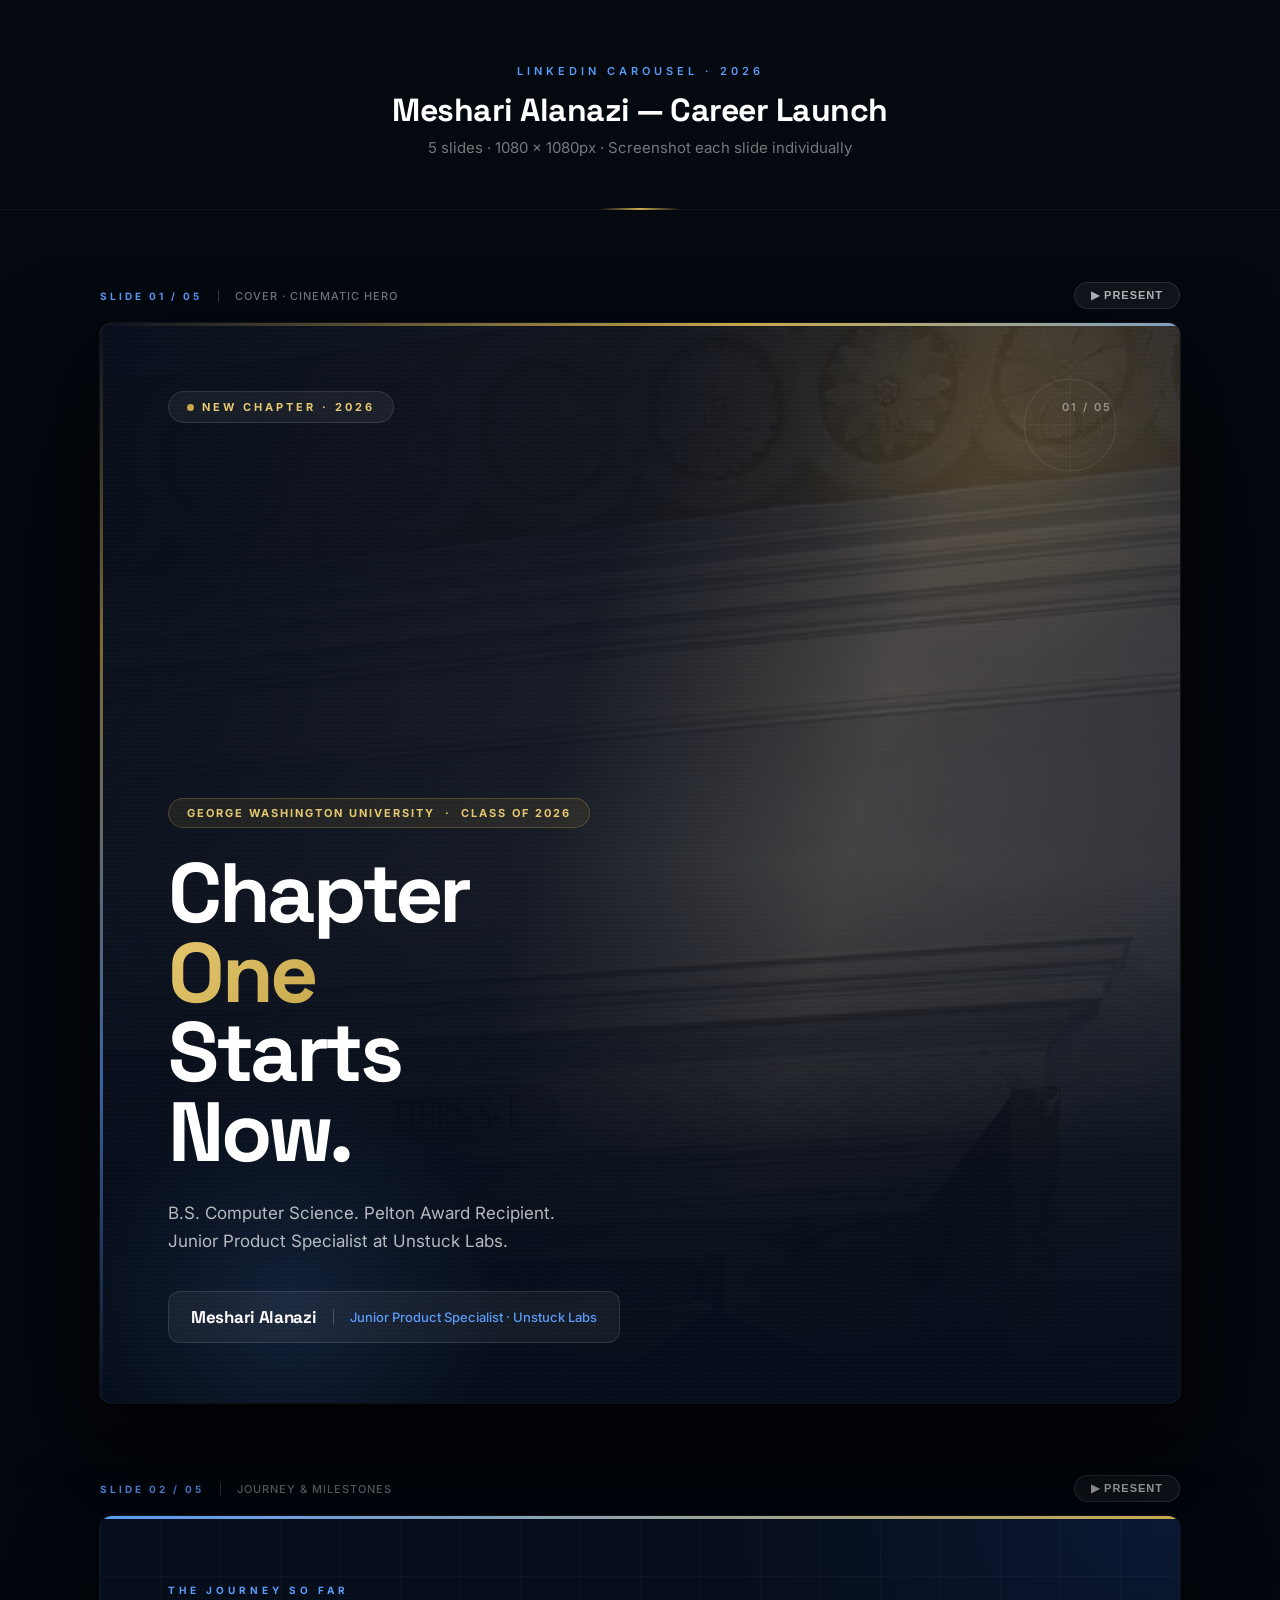
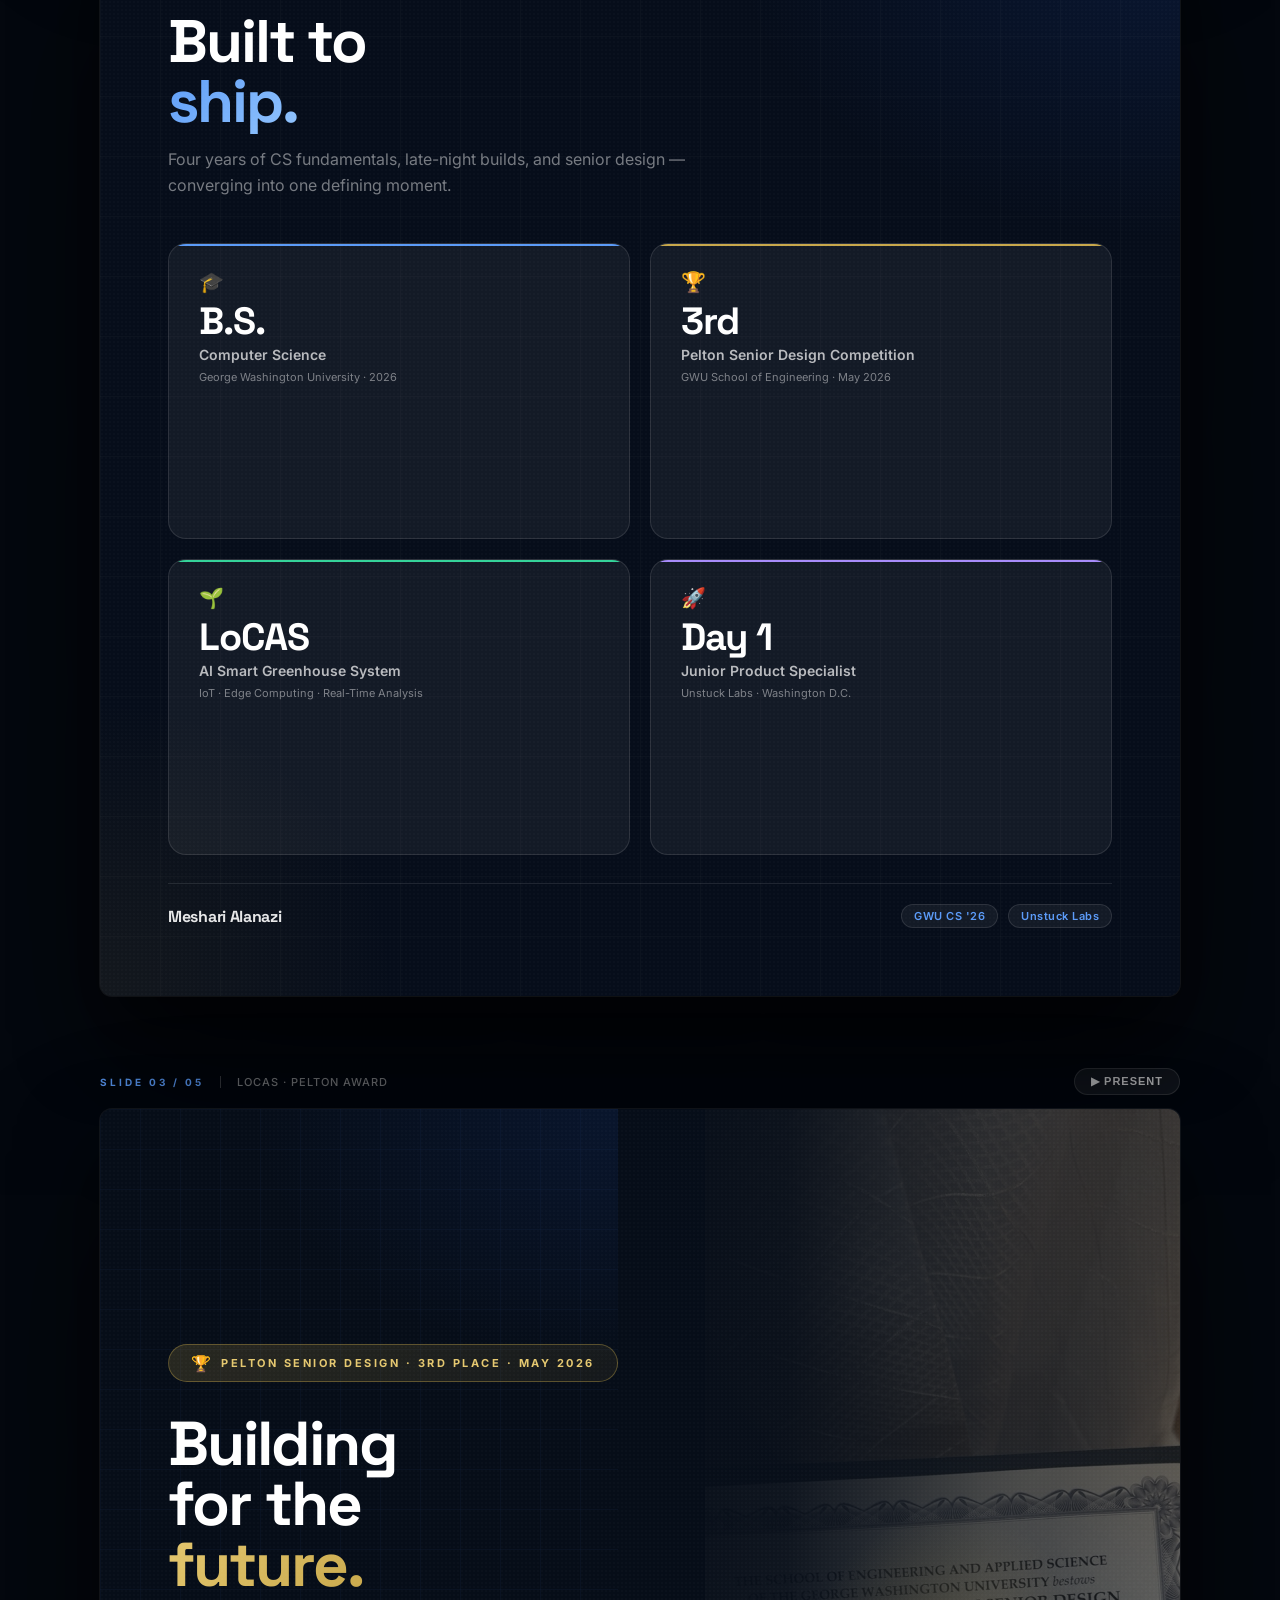
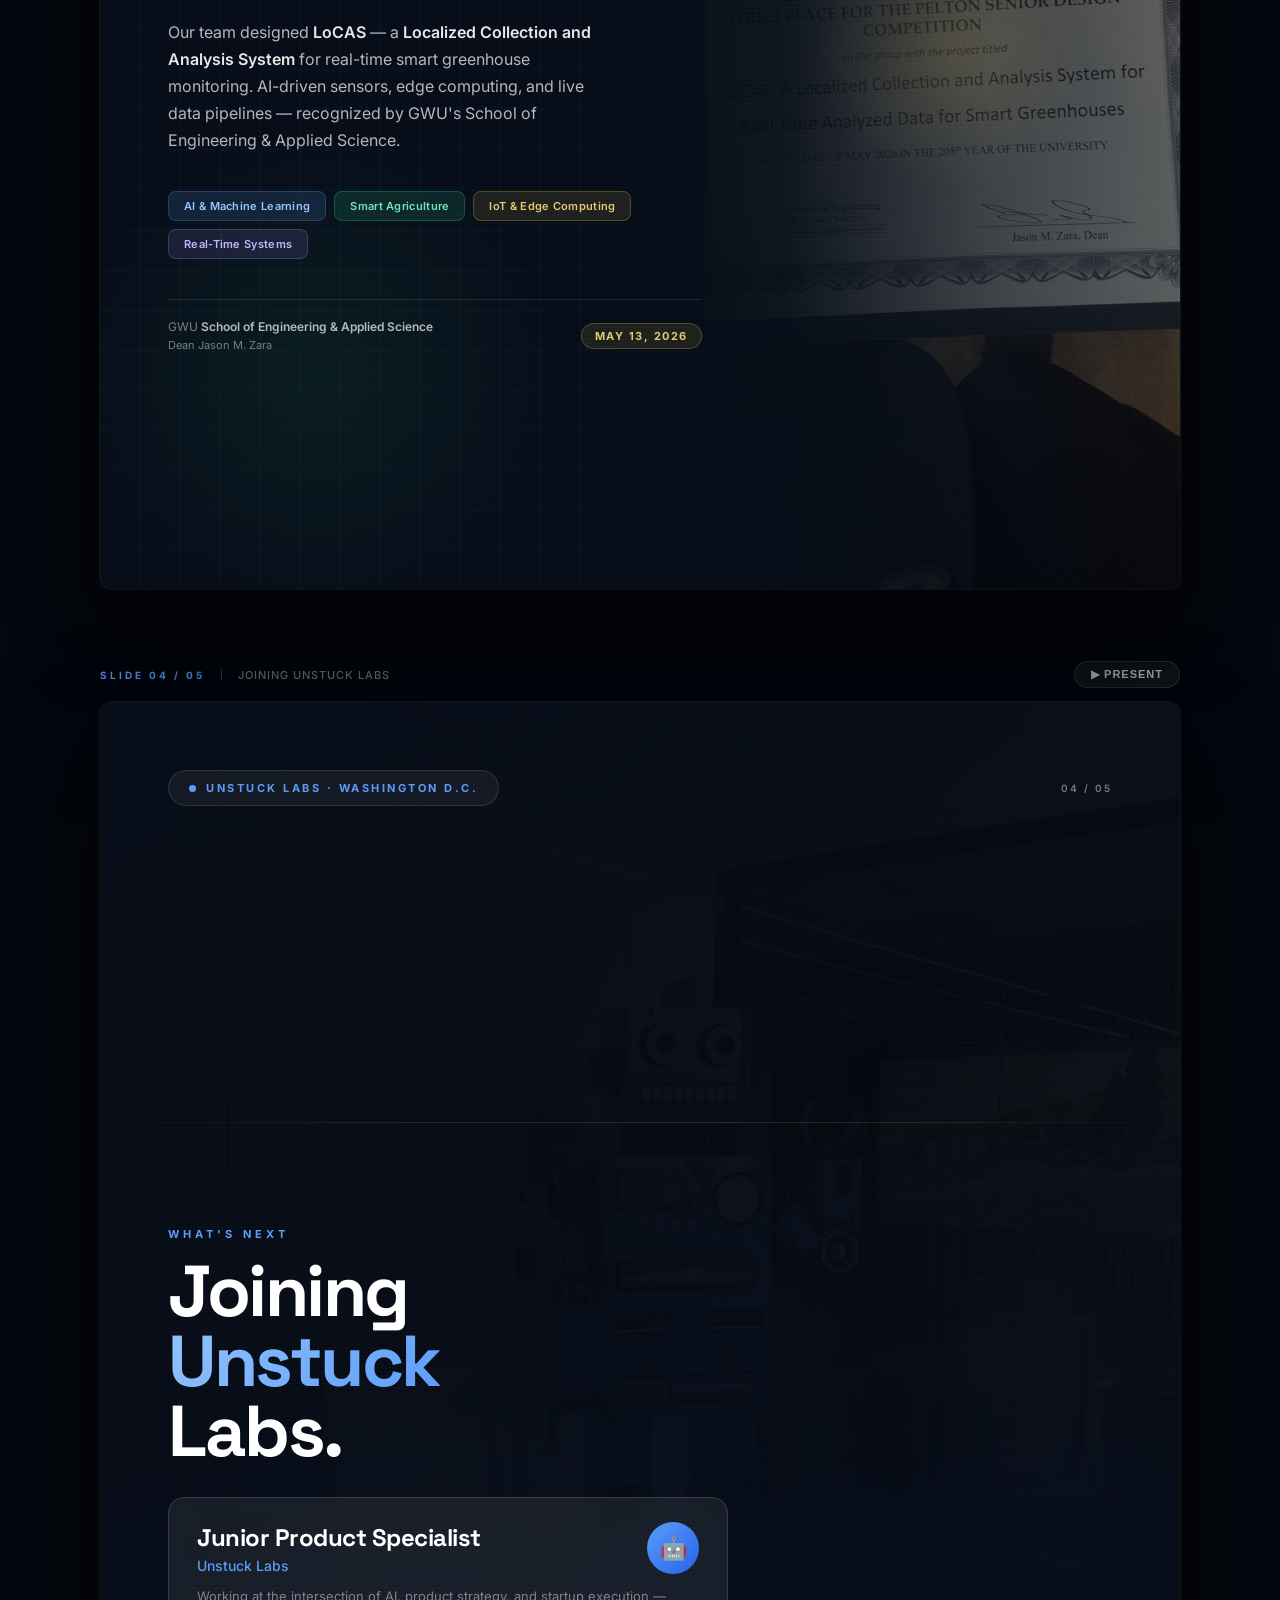
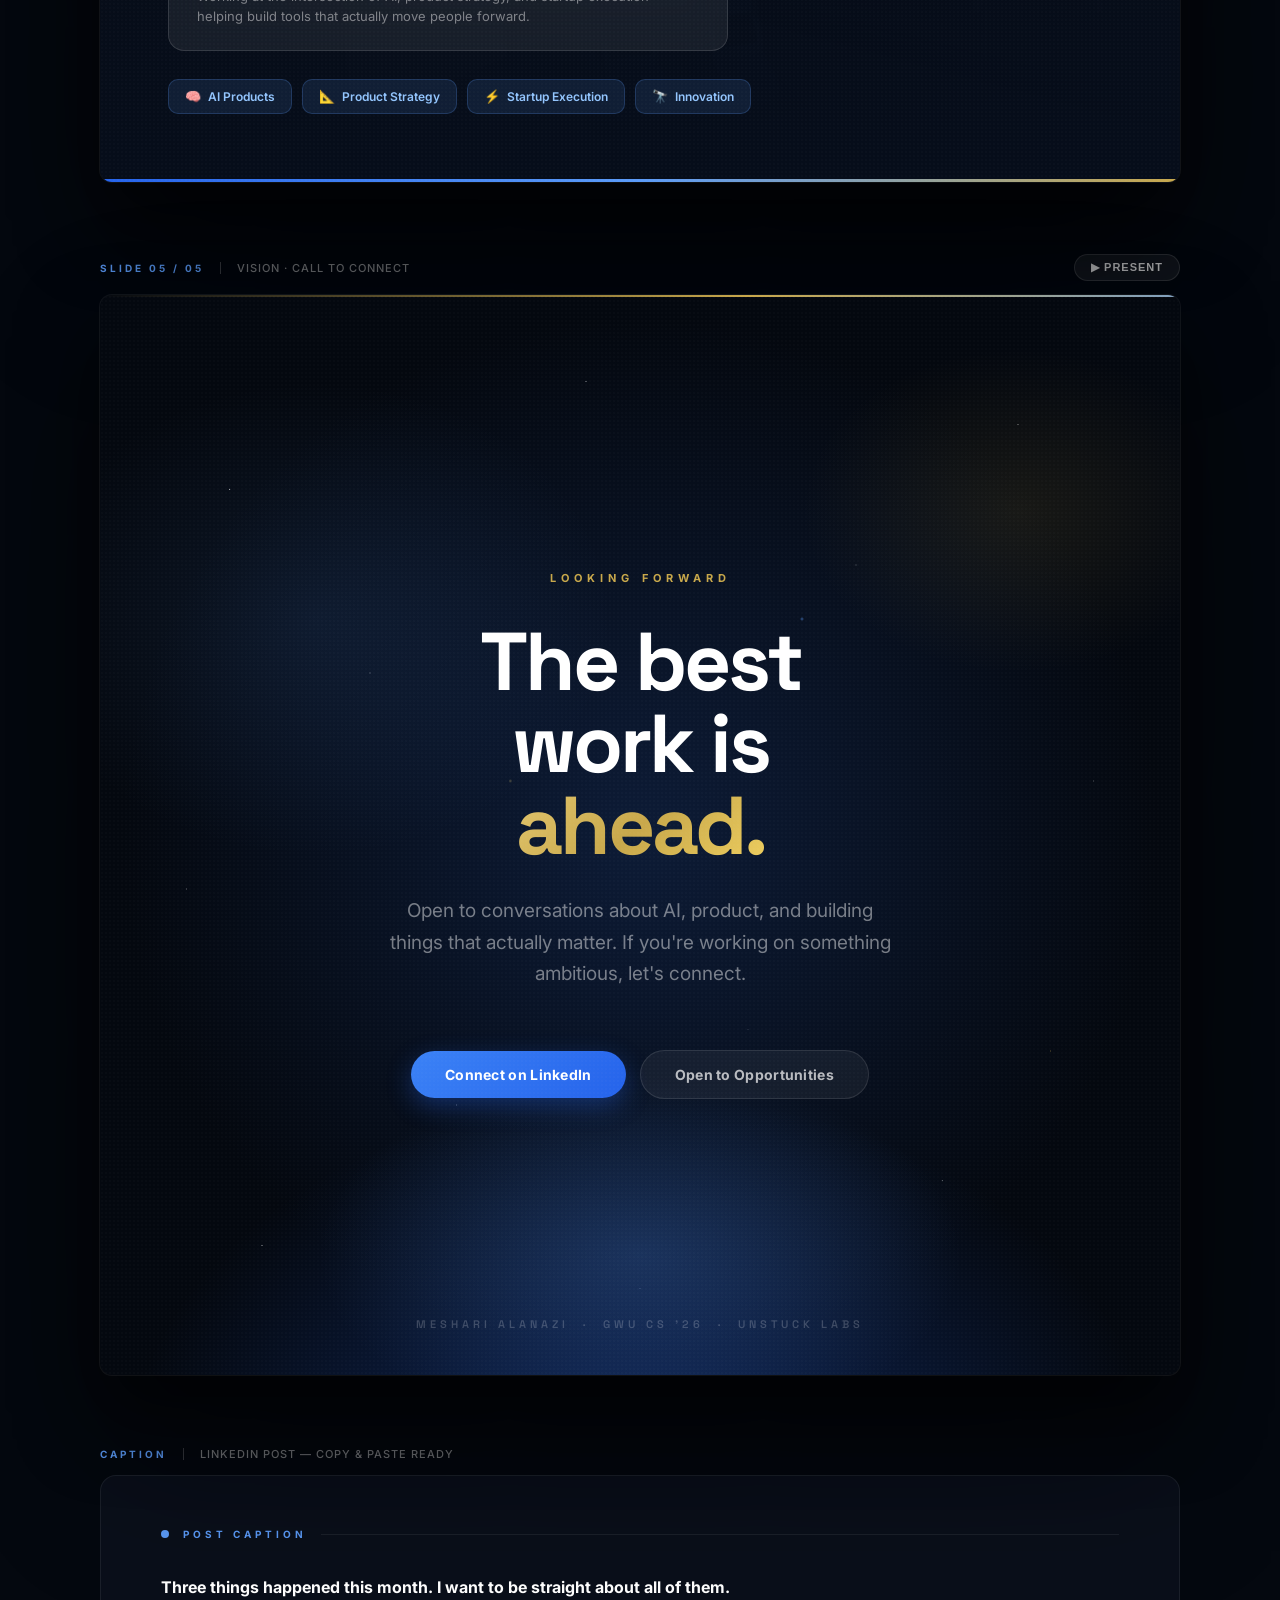
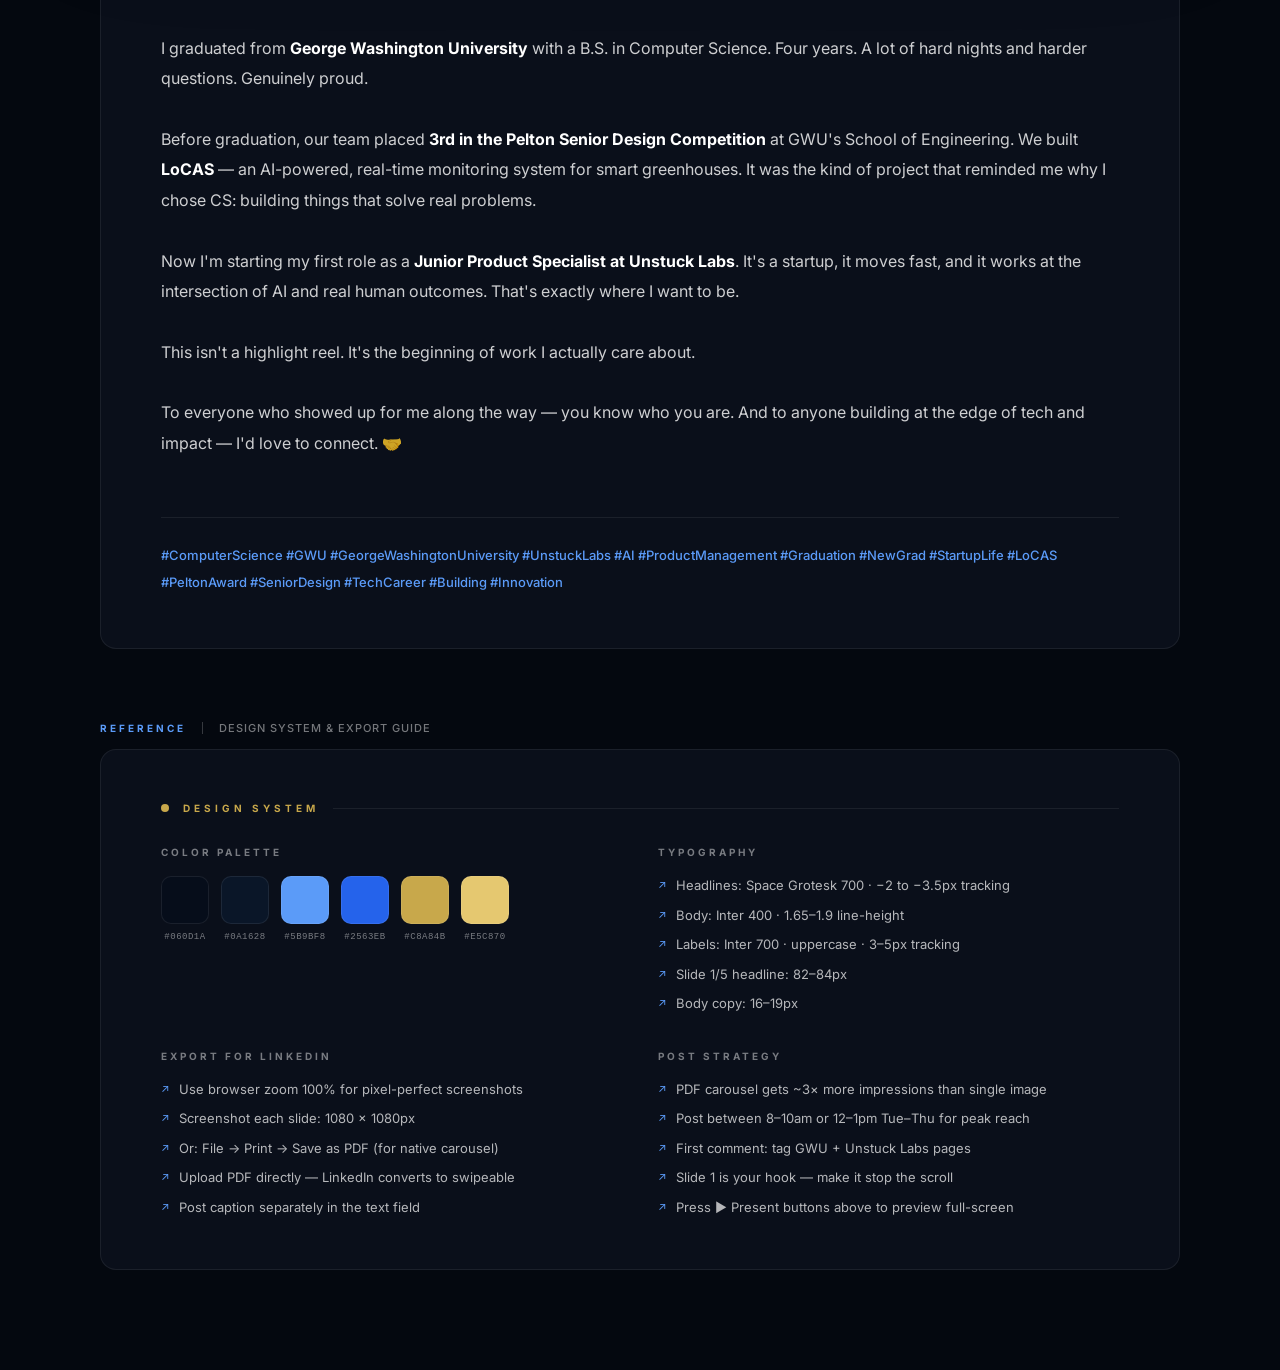
<file: linkedin-post.html>
<!DOCTYPE html>
<html lang="en">
<head>
  <meta charset="UTF-8" />
  <meta name="viewport" content="width=device-width, initial-scale=1.0" />
  <title>LinkedIn Carousel — Meshari Alanazi 2026</title>
  <link rel="preconnect" href="https://fonts.googleapis.com" />
  <link rel="preconnect" href="https://fonts.gstatic.com" crossorigin />
  <link href="https://fonts.googleapis.com/css2?family=Inter:wght@300;400;500;600;700;800;900&family=Space+Grotesk:wght@300;400;500;600;700&display=swap" rel="stylesheet" />

  <style>
  /* ─────────────────────────────────────────────
     TOKENS
  ───────────────────────────────────────────── */
  :root {
    --navy:       #060D1A;
    --navy-mid:   #0A1628;
    --navy-light: #0F2040;
    --blue:       #2563EB;
    --blue-lt:    #3B82F6;
    --accent:     #5B9BF8;
    --accent-glow:rgba(91,155,248,0.35);
    --gold:       #C8A84B;
    --gold-lt:    #E5C870;
    --gold-pale:  rgba(200,168,75,0.12);
    --gold-border:rgba(200,168,75,0.30);
    --white:      #FFFFFF;
    --white-90:   rgba(255,255,255,0.90);
    --white-70:   rgba(255,255,255,0.70);
    --white-45:   rgba(255,255,255,0.45);
    --white-20:   rgba(255,255,255,0.20);
    --white-10:   rgba(255,255,255,0.10);
    --white-06:   rgba(255,255,255,0.06);
    --glass-bg:   rgba(255,255,255,0.055);
    --glass-border:rgba(255,255,255,0.11);
    --slide-sz:   1080px;
    --pad:        68px;
    --radius:     18px;
  }

  /* ─────────────────────────────────────────────
     RESET & GLOBAL
  ───────────────────────────────────────────── */
  *, *::before, *::after { box-sizing: border-box; margin: 0; padding: 0; }
  html { scroll-behavior: smooth; }

  body {
    background: #04080F;
    font-family: 'Inter', -apple-system, BlinkMacSystemFont, sans-serif;
    color: var(--white);
    padding: 0 0 100px;
    -webkit-font-smoothing: antialiased;
  }

  /* ─────────────────────────────────────────────
     PAGE CHROME
  ───────────────────────────────────────────── */
  .page-header {
    padding: 64px 40px 52px;
    text-align: center;
    border-bottom: 1px solid rgba(255,255,255,0.06);
    margin-bottom: 72px;
    position: relative;
  }
  .page-header::after {
    content: '';
    position: absolute;
    bottom: -1px; left: 50%; transform: translateX(-50%);
    width: 80px; height: 2px;
    background: linear-gradient(90deg, transparent, var(--gold), transparent);
  }
  .page-eyebrow {
    font-size: 11px;
    font-weight: 600;
    letter-spacing: 4px;
    text-transform: uppercase;
    color: var(--accent);
    margin-bottom: 12px;
  }
  .page-title {
    font-family: 'Space Grotesk', sans-serif;
    font-size: 32px;
    font-weight: 700;
    color: var(--white);
    letter-spacing: -0.5px;
    margin-bottom: 8px;
  }
  .page-sub {
    font-size: 15px;
    color: var(--white-45);
    font-weight: 400;
  }

  /* ─────────────────────────────────────────────
     CAROUSEL SCAFFOLD
  ───────────────────────────────────────────── */
  .carousel {
    display: flex;
    flex-direction: column;
    align-items: center;
    gap: 72px;
    padding: 0 20px;
  }

  .slide-group { display: flex; flex-direction: column; align-items: center; gap: 14px; }

  .slide-meta {
    display: flex;
    align-items: center;
    gap: 16px;
    width: var(--slide-sz);
  }
  .slide-meta .s-num {
    font-size: 10px;
    font-weight: 700;
    letter-spacing: 3px;
    color: var(--accent);
    text-transform: uppercase;
  }
  .slide-meta .s-pipe { width: 1px; height: 12px; background: var(--white-20); }
  .slide-meta .s-name {
    font-size: 11px;
    font-weight: 500;
    letter-spacing: 1px;
    color: var(--white-45);
    text-transform: uppercase;
    flex: 1;
  }
  .present-btn {
    padding: 6px 16px;
    border-radius: 100px;
    background: var(--glass-bg);
    border: 1px solid var(--glass-border);
    color: var(--white-70);
    font-size: 11px;
    font-weight: 600;
    letter-spacing: 1px;
    cursor: pointer;
    text-transform: uppercase;
    transition: all 0.2s;
  }
  .present-btn:hover { background: var(--white-10); color: var(--white); }

  /* ─────────────────────────────────────────────
     SLIDE BASE
  ───────────────────────────────────────────── */
  .slide {
    width: var(--slide-sz);
    height: var(--slide-sz);
    position: relative;
    overflow: hidden;
    border-radius: 12px;
    box-shadow:
      0 0 0 1px rgba(255,255,255,0.06),
      0 40px 80px rgba(0,0,0,0.6),
      0 80px 160px rgba(0,0,0,0.4);
    transition: box-shadow 0.4s ease;
  }
  .slide:hover {
    box-shadow:
      0 0 0 1px rgba(255,255,255,0.10),
      0 50px 100px rgba(0,0,0,0.7),
      0 100px 200px rgba(0,0,0,0.5);
  }

  /* Dot-matrix grain overlay on every slide */
  .slide::after {
    content: '';
    position: absolute;
    inset: 0;
    background-image: radial-gradient(circle, rgba(255,255,255,0.018) 1px, transparent 1px);
    background-size: 4px 4px;
    pointer-events: none;
    z-index: 200;
  }

  /* ─────────────────────────────────────────────
     KEYFRAME ANIMATIONS
  ───────────────────────────────────────────── */
  @keyframes fadeUp {
    from { opacity: 0; transform: translateY(24px); }
    to   { opacity: 1; transform: translateY(0); }
  }
  @keyframes fadeIn {
    from { opacity: 0; }
    to   { opacity: 1; }
  }
  @keyframes shimmer {
    0%   { background-position: -200% center; }
    100% { background-position: 200% center; }
  }
  @keyframes pulseGold {
    0%, 100% { box-shadow: 0 0 0 0 rgba(200,168,75,0); }
    50%       { box-shadow: 0 0 32px 4px rgba(200,168,75,0.25); }
  }
  @keyframes pulseBlue {
    0%, 100% { opacity: 0.5; }
    50%       { opacity: 1; }
  }
  @keyframes rotateSlow {
    from { transform: rotate(0deg); }
    to   { transform: rotate(360deg); }
  }
  @keyframes scaleBreath {
    0%, 100% { transform: scale(1); }
    50%       { transform: scale(1.04); }
  }
  @keyframes glowPulse {
    0%, 100% { opacity: 0.6; }
    50%       { opacity: 1; }
  }

  /* Animate-in class (added by IntersectionObserver) */
  .slide-animate .anim-item {
    opacity: 0;
    transform: translateY(28px);
  }
  .slide-animate.visible .anim-item {
    animation: fadeUp 0.75s cubic-bezier(0.16,1,0.3,1) forwards;
  }
  .slide-animate.visible .anim-item:nth-child(1) { animation-delay: 0.05s; }
  .slide-animate.visible .anim-item:nth-child(2) { animation-delay: 0.15s; }
  .slide-animate.visible .anim-item:nth-child(3) { animation-delay: 0.25s; }
  .slide-animate.visible .anim-item:nth-child(4) { animation-delay: 0.35s; }
  .slide-animate.visible .anim-item:nth-child(5) { animation-delay: 0.45s; }
  .slide-animate.visible .anim-item:nth-child(6) { animation-delay: 0.55s; }

  /* ═══════════════════════════════════════════════
     SLIDE 1 — CINEMATIC HERO
  ═══════════════════════════════════════════════ */
  .slide-1 { background: var(--navy); }

  /* Photo: zoom + reposition to focus on Meshari (right side) */
  .slide-1 .photo-bg {
    position: absolute;
    inset: 0;
    background: url('images/grad_image.jpeg') 72% 8% / 135% auto no-repeat;
    filter: brightness(0.50) saturate(0.75);
    transform-origin: center center;
    transition: transform 8s ease;
  }
  .slide-1:hover .photo-bg { transform: scale(1.03); }

  /* Layered gradient system */
  .slide-1 .overlay-left {
    position: absolute;
    inset: 0;
    background: linear-gradient(105deg,
      rgba(6,13,26,0.97) 0%,
      rgba(6,13,26,0.82) 42%,
      rgba(6,13,26,0.28) 65%,
      rgba(6,13,26,0.60) 100%);
  }
  .slide-1 .overlay-bottom {
    position: absolute;
    inset: 0;
    background: linear-gradient(0deg,
      rgba(6,13,26,1.00) 0%,
      rgba(6,13,26,0.85) 22%,
      transparent 50%);
  }

  /* Gold light leak — top right corner, cinematic */
  .slide-1 .light-leak {
    position: absolute;
    top: -120px; right: -80px;
    width: 480px; height: 480px;
    border-radius: 50%;
    background: radial-gradient(circle, rgba(200,168,75,0.18) 0%, transparent 65%);
    pointer-events: none;
    animation: glowPulse 6s ease-in-out infinite;
  }

  /* Blue atmospheric glow — bottom left */
  .slide-1 .atmos-glow {
    position: absolute;
    bottom: -100px; left: -60px;
    width: 500px; height: 400px;
    border-radius: 50%;
    background: radial-gradient(circle, rgba(91,155,248,0.12) 0%, transparent 65%);
    pointer-events: none;
  }

  /* Top accent bar: gold shimmer */
  .slide-1 .top-bar {
    position: absolute;
    top: 0; left: 0; right: 0;
    height: 3px;
    background: linear-gradient(90deg,
      transparent 0%, var(--gold) 30%, var(--accent) 60%, var(--gold) 80%, transparent 100%);
    background-size: 200% auto;
    animation: shimmer 4s linear infinite;
  }

  /* Left vertical accent line */
  .slide-1 .left-line {
    position: absolute;
    left: 0; top: 0; bottom: 0;
    width: 3px;
    background: linear-gradient(180deg,
      transparent 0%, var(--gold) 30%, var(--accent) 70%, transparent 100%);
    opacity: 0.6;
  }

  .slide-1 .content {
    position: absolute;
    inset: 0;
    display: flex;
    flex-direction: column;
    justify-content: space-between;
    padding: var(--pad) var(--pad) calc(var(--pad) - 8px);
    z-index: 10;
  }

  /* Top row: status tag + page indicator */
  .slide-1 .top-row {
    display: flex;
    align-items: center;
    justify-content: space-between;
  }
  .live-tag {
    display: flex;
    align-items: center;
    gap: 8px;
    background: var(--glass-bg);
    border: 1px solid var(--glass-border);
    backdrop-filter: blur(12px);
    -webkit-backdrop-filter: blur(12px);
    padding: 8px 18px;
    border-radius: 100px;
  }
  .live-dot {
    width: 7px; height: 7px;
    border-radius: 50%;
    background: var(--gold);
    animation: pulseBlue 2.5s ease-in-out infinite;
    flex-shrink: 0;
  }
  .live-tag span {
    font-size: 11px;
    font-weight: 700;
    letter-spacing: 3px;
    text-transform: uppercase;
    color: var(--gold-lt);
  }
  .slide-indicator {
    font-size: 11px;
    font-weight: 600;
    letter-spacing: 2px;
    color: var(--white-45);
  }

  /* Geometric SVG decoration */
  .slide-1 .geo-deco {
    position: absolute;
    top: 52px; right: 60px;
    opacity: 0.09;
    animation: rotateSlow 30s linear infinite;
  }

  /* Bottom content block */
  .slide-1 .bottom {
    display: flex;
    flex-direction: column;
    gap: 0;
  }

  .uni-badge {
    display: inline-flex;
    align-items: center;
    gap: 8px;
    background: rgba(200,168,75,0.10);
    border: 1px solid rgba(200,168,75,0.28);
    backdrop-filter: blur(8px);
    -webkit-backdrop-filter: blur(8px);
    padding: 7px 18px;
    border-radius: 100px;
    margin-bottom: 26px;
    width: fit-content;
  }
  .uni-badge span {
    font-size: 11px;
    font-weight: 700;
    letter-spacing: 2px;
    text-transform: uppercase;
    color: var(--gold-lt);
  }

  .slide-1 h2 {
    font-family: 'Space Grotesk', sans-serif;
    font-size: 84px;
    font-weight: 700;
    line-height: 0.95;
    letter-spacing: -3.5px;
    color: var(--white);
    margin-bottom: 26px;
  }
  .slide-1 h2 em {
    font-style: normal;
    background: linear-gradient(135deg, var(--gold-lt), var(--gold));
    -webkit-background-clip: text;
    -webkit-text-fill-color: transparent;
    background-clip: text;
  }

  .slide-1 .tagline {
    font-size: 17px;
    font-weight: 400;
    color: var(--white-70);
    line-height: 1.65;
    max-width: 460px;
    margin-bottom: 36px;
  }

  /* Name + role strip */
  .identity-strip {
    display: flex;
    align-items: center;
    gap: 0;
    background: var(--glass-bg);
    border: 1px solid var(--glass-border);
    backdrop-filter: blur(16px);
    -webkit-backdrop-filter: blur(16px);
    border-radius: 12px;
    padding: 14px 22px;
    width: fit-content;
    gap: 16px;
  }
  .identity-strip .name {
    font-family: 'Space Grotesk', sans-serif;
    font-size: 17px;
    font-weight: 700;
    color: var(--white);
    letter-spacing: -0.3px;
  }
  .identity-strip .i-pipe {
    width: 1px; height: 16px;
    background: var(--white-20);
    flex-shrink: 0;
  }
  .identity-strip .role {
    font-size: 13px;
    color: var(--accent);
    font-weight: 500;
  }

  /* ═══════════════════════════════════════════════
     SLIDE 2 — MILESTONES (Dark Premium)
  ═══════════════════════════════════════════════ */
  .slide-2 { background: var(--navy); }

  .slide-2 .bg-mesh {
    position: absolute;
    inset: 0;
    background:
      radial-gradient(ellipse 70% 50% at 100% 0%, rgba(37,99,235,0.12) 0%, transparent 60%),
      radial-gradient(ellipse 50% 50% at 0% 100%, rgba(200,168,75,0.07) 0%, transparent 55%);
  }

  /* Subtle grid pattern */
  .slide-2 .bg-grid {
    position: absolute;
    inset: 0;
    background-image:
      linear-gradient(rgba(255,255,255,0.025) 1px, transparent 1px),
      linear-gradient(90deg, rgba(255,255,255,0.025) 1px, transparent 1px);
    background-size: 60px 60px;
  }

  .slide-2 .top-stripe {
    position: absolute;
    top: 0; left: 0; right: 0;
    height: 3px;
    background: linear-gradient(90deg, var(--accent), var(--gold));
  }

  .slide-2 .content {
    position: absolute;
    inset: 0;
    padding: var(--pad);
    display: flex;
    flex-direction: column;
    z-index: 10;
  }

  .slide-2 .label {
    font-size: 10px;
    font-weight: 700;
    letter-spacing: 4px;
    text-transform: uppercase;
    color: var(--accent);
    margin-bottom: 16px;
  }

  .slide-2 h2 {
    font-family: 'Space Grotesk', sans-serif;
    font-size: 60px;
    font-weight: 700;
    color: var(--white);
    line-height: 1.0;
    letter-spacing: -2px;
    margin-bottom: 14px;
  }
  .slide-2 h2 span {
    background: linear-gradient(135deg, var(--accent), #93C5FD);
    -webkit-background-clip: text;
    -webkit-text-fill-color: transparent;
    background-clip: text;
  }

  .slide-2 .sub {
    font-size: 16px;
    color: var(--white-45);
    line-height: 1.65;
    max-width: 520px;
    margin-bottom: 44px;
    font-weight: 400;
  }

  /* 2×2 glass stat cards */
  .stats-grid-v2 {
    display: grid;
    grid-template-columns: 1fr 1fr;
    gap: 20px;
    flex: 1;
  }

  .stat-v2 {
    background: var(--glass-bg);
    border: 1px solid var(--glass-border);
    border-radius: var(--radius);
    padding: 28px 30px;
    backdrop-filter: blur(12px);
    -webkit-backdrop-filter: blur(12px);
    display: flex;
    flex-direction: column;
    gap: 6px;
    position: relative;
    overflow: hidden;
    transition: border-color 0.3s, background 0.3s;
  }
  .stat-v2:hover {
    border-color: rgba(255,255,255,0.18);
    background: rgba(255,255,255,0.08);
  }

  /* Colored top edge per card */
  .stat-v2::before {
    content: '';
    position: absolute;
    top: 0; left: 0; right: 0;
    height: 2px;
    background: var(--card-color, var(--accent));
    border-radius: 2px 2px 0 0;
  }
  .stat-v2.c-blue  { --card-color: var(--accent); }
  .stat-v2.c-gold  { --card-color: var(--gold); }
  .stat-v2.c-green { --card-color: #34D399; }
  .stat-v2.c-purple{ --card-color: #A78BFA; }

  .stat-v2-icon {
    font-size: 20px;
    margin-bottom: 4px;
    line-height: 1;
  }
  .stat-v2-num {
    font-family: 'Space Grotesk', sans-serif;
    font-size: 38px;
    font-weight: 700;
    color: var(--white);
    line-height: 1;
    letter-spacing: -1px;
  }
  .stat-v2-label {
    font-size: 14px;
    font-weight: 600;
    color: var(--white-70);
    line-height: 1.3;
  }
  .stat-v2-sub {
    font-size: 11px;
    color: var(--white-45);
    font-weight: 400;
  }

  .slide-2 .footer-strip {
    display: flex;
    align-items: center;
    justify-content: space-between;
    margin-top: 28px;
    padding-top: 20px;
    border-top: 1px solid var(--white-10);
  }
  .slide-2 .footer-strip .ft-name {
    font-family: 'Space Grotesk', sans-serif;
    font-size: 16px;
    font-weight: 700;
    color: var(--white-90);
    letter-spacing: -0.3px;
  }
  .slide-2 .footer-strip .ft-right {
    display: flex;
    align-items: center;
    gap: 10px;
  }
  .footer-tag {
    padding: 4px 12px;
    border-radius: 100px;
    background: var(--glass-bg);
    border: 1px solid var(--glass-border);
    font-size: 11px;
    font-weight: 600;
    color: var(--accent);
    letter-spacing: 0.5px;
  }

  /* ═══════════════════════════════════════════════
     SLIDE 3 — LOCAS / PELTON AWARD
  ═══════════════════════════════════════════════ */
  .slide-3 { background: #060D18; }

  /* Deep tech background: circuit-board feel */
  .slide-3 .bg-circuit {
    position: absolute;
    inset: 0;
    background-image:
      linear-gradient(rgba(91,155,248,0.045) 1px, transparent 1px),
      linear-gradient(90deg, rgba(91,155,248,0.045) 1px, transparent 1px);
    background-size: 40px 40px;
  }

  /* Atmospheric gradients */
  .slide-3 .bg-atmos {
    position: absolute;
    inset: 0;
    background:
      radial-gradient(ellipse 55% 55% at 100% 50%, rgba(200,168,75,0.14) 0%, transparent 60%),
      radial-gradient(ellipse 40% 40% at 20% 80%, rgba(52,211,153,0.08) 0%, transparent 55%),
      radial-gradient(ellipse 60% 40% at 50% 0%, rgba(37,99,235,0.10) 0%, transparent 60%);
  }

  /* Certificate photo: right 40% panel with glow */
  .slide-3 .cert-panel {
    position: absolute;
    right: 0; top: 0; bottom: 0;
    width: 44%;
    background: url('images/Pleton..jpeg') center 25% / cover no-repeat;
    filter: brightness(0.45) saturate(0.6) sepia(0.1);
  }
  .slide-3 .cert-fade {
    position: absolute;
    right: 0; top: 0; bottom: 0;
    width: 52%;
    background: linear-gradient(90deg,
      #060D18 0%,
      rgba(6,13,24,0.90) 30%,
      rgba(6,13,24,0.40) 65%,
      rgba(6,13,24,0.10) 100%);
  }

  /* Gold glow around cert area */
  .slide-3 .cert-glow {
    position: absolute;
    right: 80px; top: 50%;
    transform: translateY(-50%);
    width: 300px; height: 300px;
    border-radius: 50%;
    background: radial-gradient(circle, rgba(200,168,75,0.15) 0%, transparent 65%);
    animation: glowPulse 4s ease-in-out infinite;
    pointer-events: none;
  }

  .slide-3 .content {
    position: absolute;
    inset: 0;
    padding: var(--pad);
    display: flex;
    flex-direction: column;
    justify-content: center;
    max-width: 62%;
    z-index: 10;
  }

  /* Prestigious award badge */
  .award-badge-v2 {
    display: inline-flex;
    align-items: center;
    gap: 10px;
    background: linear-gradient(135deg, rgba(200,168,75,0.18), rgba(200,168,75,0.08));
    border: 1px solid rgba(200,168,75,0.38);
    padding: 10px 22px;
    border-radius: 100px;
    margin-bottom: 32px;
    width: fit-content;
    animation: pulseGold 4s ease-in-out infinite;
  }
  .award-badge-v2 .trophy-icon { font-size: 16px; line-height: 1; }
  .award-badge-v2 .badge-text {
    font-size: 11px;
    font-weight: 700;
    letter-spacing: 2.5px;
    text-transform: uppercase;
    color: var(--gold-lt);
  }

  .slide-3 h2 {
    font-family: 'Space Grotesk', sans-serif;
    font-size: 62px;
    font-weight: 700;
    line-height: 0.97;
    letter-spacing: -2px;
    color: var(--white);
    margin-bottom: 24px;
  }
  .slide-3 h2 em {
    font-style: normal;
    background: linear-gradient(135deg, var(--gold-lt), var(--gold));
    -webkit-background-clip: text;
    -webkit-text-fill-color: transparent;
    background-clip: text;
  }

  .slide-3 .locas-desc {
    font-size: 16px;
    color: var(--white-70);
    line-height: 1.70;
    margin-bottom: 36px;
    max-width: 440px;
  }
  .slide-3 .locas-desc strong {
    color: var(--white-90);
    font-weight: 600;
  }

  /* Tech tags */
  .tag-row-v2 { display: flex; flex-wrap: wrap; gap: 8px; margin-bottom: 40px; }
  .tag-v2 {
    padding: 7px 15px;
    border-radius: 8px;
    font-size: 11px;
    font-weight: 600;
    letter-spacing: 0.3px;
    transition: transform 0.2s;
  }
  .tag-v2:hover { transform: translateY(-2px); }
  .tv-blue   { background: rgba(91,155,248,0.14); color: #93C5FD; border: 1px solid rgba(91,155,248,0.25); }
  .tv-green  { background: rgba(52,211,153,0.12); color: #6EE7B7; border: 1px solid rgba(52,211,153,0.25); }
  .tv-gold   { background: rgba(200,168,75,0.12);  color: var(--gold-lt); border: 1px solid var(--gold-border); }
  .tv-purple { background: rgba(167,139,250,0.12); color: #C4B5FD; border: 1px solid rgba(167,139,250,0.25); }

  /* Bottom metadata */
  .slide-3 .slide-footer {
    display: flex;
    align-items: center;
    justify-content: space-between;
    padding-top: 18px;
    border-top: 1px solid var(--white-10);
  }
  .slide-3 .school-text {
    font-size: 12px;
    color: var(--white-45);
    line-height: 1.5;
  }
  .slide-3 .school-text strong { color: var(--white-70); font-weight: 600; }
  .slide-3 .award-date-badge {
    display: flex;
    align-items: center;
    gap: 6px;
    padding: 5px 13px;
    border-radius: 100px;
    background: var(--gold-pale);
    border: 1px solid var(--gold-border);
  }
  .slide-3 .award-date-badge span {
    font-size: 11px;
    font-weight: 700;
    letter-spacing: 1.5px;
    color: var(--gold-lt);
    text-transform: uppercase;
  }

  /* ═══════════════════════════════════════════════
     SLIDE 4 — UNSTUCK LABS (Futuristic)
  ═══════════════════════════════════════════════ */
  .slide-4 { background: var(--navy); }

  /* Robot/office image: cinematic treatment */
  .slide-4 .photo-bg {
    position: absolute;
    inset: 0;
    background: url('images/unstuck_labs.jfif') center center / cover no-repeat;
    filter: brightness(0.22) saturate(0.5) hue-rotate(200deg);
    transform-origin: center;
    transition: transform 10s ease;
  }
  .slide-4:hover .photo-bg { transform: scale(1.04); }

  /* Duotone overlay: blue to navy */
  .slide-4 .overlay-duo {
    position: absolute;
    inset: 0;
    background: linear-gradient(135deg,
      rgba(6,13,26,0.92) 0%,
      rgba(15,32,64,0.70) 50%,
      rgba(37,99,235,0.20) 100%);
    mix-blend-mode: multiply;
  }
  .slide-4 .overlay-base {
    position: absolute;
    inset: 0;
    background: linear-gradient(160deg,
      rgba(6,13,26,0.88) 0%,
      rgba(6,13,26,0.45) 50%,
      rgba(6,13,26,0.80) 100%);
  }

  /* Futuristic scan lines */
  .slide-4 .scan-lines {
    position: absolute;
    inset: 0;
    background: repeating-linear-gradient(
      0deg,
      transparent,
      transparent 3px,
      rgba(91,155,248,0.015) 3px,
      rgba(91,155,248,0.015) 4px
    );
    pointer-events: none;
  }

  /* Horizontal accent glow line */
  .slide-4 .h-glow {
    position: absolute;
    top: 50%;
    left: 0; right: 0;
    height: 1px;
    background: linear-gradient(90deg,
      transparent 0%, rgba(91,155,248,0.5) 30%, rgba(200,168,75,0.5) 70%, transparent 100%);
    transform: translateY(-120px);
    opacity: 0.4;
  }

  /* Bottom gradient for content readability */
  .slide-4 .overlay-bottom {
    position: absolute;
    bottom: 0; left: 0; right: 0;
    height: 65%;
    background: linear-gradient(0deg, rgba(6,13,26,0.98) 0%, transparent 100%);
  }

  .slide-4 .content {
    position: absolute;
    inset: 0;
    padding: var(--pad);
    display: flex;
    flex-direction: column;
    justify-content: flex-end;
    z-index: 10;
  }

  /* Floating "company badge" top center */
  .slide-4 .company-badge {
    position: absolute;
    top: var(--pad);
    left: var(--pad);
    right: var(--pad);
    display: flex;
    align-items: center;
    justify-content: space-between;
  }
  .company-label {
    display: flex;
    align-items: center;
    gap: 10px;
    background: var(--glass-bg);
    border: 1px solid var(--glass-border);
    backdrop-filter: blur(16px);
    -webkit-backdrop-filter: blur(16px);
    padding: 10px 20px;
    border-radius: 100px;
  }
  .company-label .co-dot {
    width: 7px; height: 7px;
    border-radius: 50%;
    background: var(--accent);
    animation: pulseBlue 2s infinite;
  }
  .company-label span {
    font-size: 11px;
    font-weight: 700;
    letter-spacing: 2.5px;
    text-transform: uppercase;
    color: var(--accent);
  }
  .slide-indicator-sm {
    font-size: 10px;
    font-weight: 600;
    letter-spacing: 2px;
    color: var(--white-45);
  }

  .slide-4 .bottom-content { display: flex; flex-direction: column; gap: 0; }

  .slide-4 .s-label {
    font-size: 11px;
    font-weight: 700;
    letter-spacing: 4px;
    text-transform: uppercase;
    color: var(--accent);
    margin-bottom: 16px;
  }

  .slide-4 h2 {
    font-family: 'Space Grotesk', sans-serif;
    font-size: 72px;
    font-weight: 700;
    line-height: 0.97;
    letter-spacing: -2.5px;
    color: var(--white);
    margin-bottom: 30px;
  }
  .slide-4 h2 em {
    font-style: normal;
    background: linear-gradient(135deg, #93C5FD, var(--accent));
    -webkit-background-clip: text;
    -webkit-text-fill-color: transparent;
    background-clip: text;
  }

  /* Glass role card */
  .role-card-v2 {
    background: rgba(255,255,255,0.07);
    border: 1px solid rgba(255,255,255,0.13);
    backdrop-filter: blur(20px);
    -webkit-backdrop-filter: blur(20px);
    border-radius: 16px;
    padding: 24px 28px;
    margin-bottom: 28px;
    max-width: 560px;
    display: grid;
    grid-template-columns: 1fr auto;
    gap: 4px 24px;
    align-items: center;
  }
  .rc-title {
    font-family: 'Space Grotesk', sans-serif;
    font-size: 24px;
    font-weight: 700;
    color: var(--white);
    letter-spacing: -0.5px;
    grid-column: 1;
  }
  .rc-company {
    font-size: 14px;
    color: var(--accent);
    font-weight: 500;
    grid-column: 1;
  }
  .rc-badge {
    grid-column: 2;
    grid-row: 1 / 3;
    display: flex;
    align-items: center;
    justify-content: center;
    width: 52px; height: 52px;
    border-radius: 50%;
    background: linear-gradient(135deg, var(--accent), var(--blue));
    font-size: 22px;
    flex-shrink: 0;
  }
  .rc-desc {
    font-size: 13px;
    color: var(--white-45);
    line-height: 1.55;
    margin-top: 8px;
    grid-column: 1 / 3;
  }

  /* Pillar chips */
  .pillars-v2 { display: flex; gap: 10px; flex-wrap: wrap; }
  .pillar-v2 {
    display: flex;
    align-items: center;
    gap: 7px;
    background: rgba(91,155,248,0.12);
    border: 1px solid rgba(91,155,248,0.22);
    padding: 9px 16px;
    border-radius: 10px;
    transition: all 0.2s;
  }
  .pillar-v2:hover { background: rgba(91,155,248,0.20); transform: translateY(-2px); }
  .pillar-v2 .picon { font-size: 13px; line-height: 1; }
  .pillar-v2 span { font-size: 12px; font-weight: 600; color: #93C5FD; }

  /* Bottom gradient bar */
  .slide-4 .bot-bar {
    position: absolute;
    bottom: 0; left: 0; right: 0;
    height: 3px;
    background: linear-gradient(90deg, var(--blue), var(--accent), var(--gold), var(--accent), var(--blue));
    background-size: 200% auto;
    animation: shimmer 5s linear infinite;
  }

  /* ═══════════════════════════════════════════════
     SLIDE 5 — CLOSING STATEMENT
  ═══════════════════════════════════════════════ */
  .slide-5 { background: #04080F; }

  /* Stars: CSS box-shadow particle field */
  .slide-5 .stars {
    position: absolute;
    inset: 0;
    background:
      radial-gradient(circle 1px at 12% 18%, rgba(255,255,255,0.7) 0%, transparent 1px),
      radial-gradient(circle 1px at 85% 12%, rgba(255,255,255,0.5) 0%, transparent 1px),
      radial-gradient(circle 1px at 45% 8%, rgba(255,255,255,0.6) 0%, transparent 1px),
      radial-gradient(circle 1px at 70% 25%, rgba(255,255,255,0.4) 0%, transparent 1px),
      radial-gradient(circle 1px at 25% 35%, rgba(255,255,255,0.5) 0%, transparent 1px),
      radial-gradient(circle 1px at 92% 45%, rgba(255,255,255,0.3) 0%, transparent 1px),
      radial-gradient(circle 1px at 8% 55%, rgba(255,255,255,0.4) 0%, transparent 1px),
      radial-gradient(circle 1px at 60% 68%, rgba(255,255,255,0.3) 0%, transparent 1px),
      radial-gradient(circle 1px at 33% 75%, rgba(255,255,255,0.5) 0%, transparent 1px),
      radial-gradient(circle 1px at 78% 82%, rgba(255,255,255,0.4) 0%, transparent 1px),
      radial-gradient(circle 1px at 15% 88%, rgba(255,255,255,0.6) 0%, transparent 1px),
      radial-gradient(circle 1px at 50% 92%, rgba(255,255,255,0.3) 0%, transparent 1px),
      radial-gradient(circle 1.5px at 38% 45%, rgba(200,168,75,0.8) 0%, transparent 2px),
      radial-gradient(circle 1.5px at 65% 30%, rgba(91,155,248,0.8) 0%, transparent 2px),
      radial-gradient(circle 1px at 88% 70%, rgba(200,168,75,0.5) 0%, transparent 1px);
  }

  /* Cosmic gradient: deep navy → rich indigo → navy */
  .slide-5 .cosmic {
    position: absolute;
    inset: 0;
    background:
      radial-gradient(ellipse 80% 60% at 50% 110%, rgba(37,99,235,0.35) 0%, transparent 60%),
      radial-gradient(ellipse 50% 40% at 20% 30%, rgba(91,155,248,0.10) 0%, transparent 55%),
      radial-gradient(ellipse 40% 30% at 85% 20%, rgba(200,168,75,0.10) 0%, transparent 50%),
      radial-gradient(ellipse 60% 60% at 50% 50%, rgba(15,32,64,0.80) 0%, transparent 80%);
  }

  /* Horizon glow: warm light at bottom center */
  .slide-5 .horizon {
    position: absolute;
    bottom: -80px; left: 50%;
    transform: translateX(-50%);
    width: 700px; height: 400px;
    border-radius: 50%;
    background: radial-gradient(ellipse, rgba(91,155,248,0.20) 0%, transparent 65%);
    animation: glowPulse 5s ease-in-out infinite;
  }

  .slide-5 .content {
    position: absolute;
    inset: 0;
    display: flex;
    flex-direction: column;
    align-items: center;
    justify-content: center;
    text-align: center;
    padding: 80px;
    z-index: 10;
  }

  /* Top gold shimmer line */
  .slide-5 .top-line {
    position: absolute;
    top: 0; left: 0; right: 0;
    height: 2px;
    background: linear-gradient(90deg, transparent 0%, var(--gold) 30%, var(--accent) 60%, var(--gold) 80%, transparent 100%);
    background-size: 200% auto;
    animation: shimmer 5s linear infinite;
  }

  .slide-5 .eyebrow {
    font-size: 11px;
    font-weight: 700;
    letter-spacing: 5px;
    text-transform: uppercase;
    color: var(--gold);
    margin-bottom: 36px;
    display: flex;
    align-items: center;
    gap: 12px;
  }
  .slide-5 .eyebrow::before,
  .slide-5 .eyebrow::after {
    content: '';
    flex: 1;
    max-width: 60px;
    height: 1px;
    background: linear-gradient(90deg, transparent, var(--gold));
  }
  .slide-5 .eyebrow::after { background: linear-gradient(90deg, var(--gold), transparent); }

  .slide-5 h2 {
    font-family: 'Space Grotesk', sans-serif;
    font-size: 82px;
    font-weight: 700;
    line-height: 1.0;
    letter-spacing: -3px;
    color: var(--white);
    margin-bottom: 28px;
  }
  .slide-5 h2 em {
    font-style: normal;
    background: linear-gradient(135deg, var(--gold-lt) 0%, var(--gold) 50%, #F0D060 100%);
    -webkit-background-clip: text;
    -webkit-text-fill-color: transparent;
    background-clip: text;
  }

  .slide-5 .closing-sub {
    font-size: 19px;
    font-weight: 400;
    color: var(--white-45);
    line-height: 1.65;
    max-width: 520px;
    margin-bottom: 60px;
  }

  /* CTA glass pills */
  .cta-row-v2 { display: flex; gap: 14px; align-items: center; }
  .cta-v2 {
    padding: 15px 34px;
    border-radius: 100px;
    font-size: 14px;
    font-weight: 700;
    letter-spacing: 0.3px;
    cursor: default;
    transition: all 0.25s;
  }
  .cta-v2.primary {
    background: linear-gradient(135deg, var(--blue-lt), var(--blue));
    color: var(--white);
    box-shadow: 0 8px 24px rgba(37,99,235,0.35);
  }
  .cta-v2.primary:hover { transform: translateY(-2px); box-shadow: 0 12px 32px rgba(37,99,235,0.45); }
  .cta-v2.ghost {
    background: var(--glass-bg);
    border: 1px solid var(--glass-border);
    backdrop-filter: blur(12px);
    -webkit-backdrop-filter: blur(12px);
    color: var(--white-70);
  }
  .cta-v2.ghost:hover { background: var(--white-10); color: var(--white); }

  /* Bottom wordmark */
  .slide-5 .wordmark {
    position: absolute;
    bottom: 44px;
    width: 100%;
    text-align: center;
    font-family: 'Space Grotesk', sans-serif;
    font-size: 11px;
    font-weight: 600;
    letter-spacing: 4px;
    color: var(--white-20);
    text-transform: uppercase;
  }

  /* ═══════════════════════════════════════════════
     CAPTION SECTION
  ═══════════════════════════════════════════════ */
  .section-block {
    width: var(--slide-sz);
    background: #0A0F1A;
    border-radius: 16px;
    padding: 52px 60px;
    border: 1px solid rgba(255,255,255,0.07);
  }
  .section-block-header {
    display: flex;
    align-items: center;
    gap: 14px;
    margin-bottom: 32px;
  }
  .sbh-dot { width: 8px; height: 8px; border-radius: 50%; background: var(--accent); flex-shrink: 0; }
  .sbh-label {
    font-size: 10px;
    font-weight: 700;
    letter-spacing: 4px;
    text-transform: uppercase;
    color: var(--accent);
  }
  .sbh-line { flex: 1; height: 1px; background: rgba(255,255,255,0.07); }

  .caption-body {
    font-size: 16px;
    line-height: 1.9;
    color: rgba(255,255,255,0.80);
    white-space: pre-line;
  }
  .caption-body strong { color: var(--white); font-weight: 700; }
  .caption-body .hashtags {
    display: block;
    margin-top: 28px;
    padding-top: 24px;
    border-top: 1px solid rgba(255,255,255,0.07);
    color: var(--accent);
    font-size: 13px;
    font-weight: 500;
    line-height: 2.1;
  }

  /* ═══════════════════════════════════════════════
     DESIGN SYSTEM REFERENCE
  ═══════════════════════════════════════════════ */
  .design-grid {
    display: grid;
    grid-template-columns: 1fr 1fr;
    gap: 36px;
  }
  .design-block {}
  .design-block h4 {
    font-size: 10px;
    font-weight: 700;
    letter-spacing: 3px;
    text-transform: uppercase;
    color: var(--white-45);
    margin-bottom: 18px;
  }
  .swatch-row { display: flex; gap: 12px; flex-wrap: wrap; }
  .sw {
    display: flex;
    flex-direction: column;
    align-items: center;
    gap: 8px;
  }
  .sw-color {
    width: 48px; height: 48px;
    border-radius: 10px;
    border: 1px solid rgba(255,255,255,0.08);
  }
  .sw-hex {
    font-size: 9px;
    color: var(--white-45);
    letter-spacing: 0.5px;
    font-family: monospace;
  }
  .design-list { list-style: none; display: flex; flex-direction: column; gap: 10px; }
  .design-list li {
    font-size: 13px;
    color: var(--white-70);
    padding-left: 18px;
    position: relative;
    line-height: 1.5;
  }
  .design-list li::before {
    content: '↗';
    position: absolute;
    left: 0;
    color: var(--accent);
    font-size: 11px;
  }

  /* ═══════════════════════════════════════════════
     FULLSCREEN PRESENTER MODE
  ═══════════════════════════════════════════════ */
  .presenter {
    display: none;
    position: fixed;
    inset: 0;
    background: rgba(0,0,0,0.96);
    z-index: 1000;
    flex-direction: column;
    align-items: center;
    justify-content: center;
    gap: 28px;
  }
  .presenter.open { display: flex; }

  .presenter-inner {
    width: min(90vw, 90vh);
    height: min(90vw, 90vh);
    position: relative;
    border-radius: 12px;
    overflow: hidden;
    box-shadow: 0 40px 120px rgba(0,0,0,0.8);
  }

  .presenter-nav {
    display: flex;
    align-items: center;
    gap: 20px;
  }
  .pnav-btn {
    width: 44px; height: 44px;
    border-radius: 50%;
    background: rgba(255,255,255,0.08);
    border: 1px solid rgba(255,255,255,0.12);
    color: var(--white-90);
    font-size: 18px;
    cursor: pointer;
    display: flex; align-items: center; justify-content: center;
    transition: all 0.2s;
    user-select: none;
  }
  .pnav-btn:hover { background: rgba(255,255,255,0.14); }
  .pnav-count {
    font-family: 'Space Grotesk', sans-serif;
    font-size: 14px;
    font-weight: 600;
    color: var(--white-70);
    letter-spacing: 2px;
    min-width: 60px;
    text-align: center;
  }
  .presenter-close {
    position: absolute;
    top: 24px; right: 24px;
    width: 40px; height: 40px;
    border-radius: 50%;
    background: rgba(255,255,255,0.08);
    border: 1px solid rgba(255,255,255,0.12);
    color: var(--white-70);
    font-size: 16px;
    cursor: pointer;
    display: flex; align-items: center; justify-content: center;
    z-index: 10;
    transition: all 0.2s;
  }
  .presenter-close:hover { background: rgba(255,255,255,0.14); color: var(--white); }

  .presenter-hint {
    font-size: 11px;
    color: var(--white-20);
    letter-spacing: 1.5px;
  }

  /* ─────────────────────────────────────────────
     RESPONSIVE: scale slides down on narrow screens
  ───────────────────────────────────────────── */
  @media (max-width: 1160px) {
    :root { --slide-sz: 90vw; --pad: 6vw; }
    .slide-meta { width: 90vw; }
    .section-block { width: 90vw; }
    .slide-1 h2 { font-size: 10vw; }
    .slide-2 h2 { font-size: 7vw; }
    .slide-3 h2 { font-size: 7vw; }
    .slide-4 h2 { font-size: 8.5vw; }
    .slide-5 h2 { font-size: 9.5vw; }
  }
  </style>
</head>
<body>

<!-- ── SVG shared defs ── -->
<svg style="display:none" aria-hidden="true">
  <defs>
    <filter id="blur-sm"><feGaussianBlur stdDeviation="1.5"/></filter>
  </defs>
</svg>

<!-- ── PAGE HEADER ── -->
<div class="page-header">
  <p class="page-eyebrow">LinkedIn Carousel · 2026</p>
  <h1 class="page-title">Meshari Alanazi — Career Launch</h1>
  <p class="page-sub">5 slides · 1080 × 1080px · Screenshot each slide individually</p>
</div>

<div class="carousel">

  <!-- ══════════════════════════════════════════
       SLIDE 1 — CINEMATIC HERO
  ══════════════════════════════════════════ -->
  <div class="slide-group">
    <div class="slide-meta">
      <span class="s-num">Slide 01 / 05</span>
      <div class="s-pipe"></div>
      <span class="s-name">Cover · Cinematic Hero</span>
      <button class="present-btn" onclick="openPresenter(0)">&#9654; Present</button>
    </div>

    <div class="slide slide-1 slide-animate" id="slide-0">
      <div class="photo-bg"></div>
      <div class="overlay-left"></div>
      <div class="overlay-bottom"></div>
      <div class="light-leak"></div>
      <div class="atmos-glow"></div>
      <div class="top-bar"></div>
      <div class="left-line"></div>

      <!-- Geometric decoration -->
      <div class="geo-deco">
        <svg width="100" height="100" viewBox="0 0 100 100" fill="none">
          <circle cx="50" cy="50" r="46" stroke="white" stroke-width="1"/>
          <circle cx="50" cy="50" r="32" stroke="white" stroke-width="0.5"/>
          <circle cx="50" cy="50" r="16" stroke="white" stroke-width="0.5"/>
          <line x1="4" y1="50" x2="96" y2="50" stroke="white" stroke-width="0.5"/>
          <line x1="50" y1="4" x2="50" y2="96" stroke="white" stroke-width="0.5"/>
          <line x1="17" y1="17" x2="83" y2="83" stroke="white" stroke-width="0.3"/>
          <line x1="83" y1="17" x2="17" y2="83" stroke="white" stroke-width="0.3"/>
        </svg>
      </div>

      <div class="content">
        <!-- Top row -->
        <div class="top-row anim-item">
          <div class="live-tag">
            <div class="live-dot"></div>
            <span>New Chapter · 2026</span>
          </div>
          <span class="slide-indicator">01 / 05</span>
        </div>

        <!-- Bottom block -->
        <div class="bottom">
          <div class="uni-badge anim-item">
            <span>George Washington University &nbsp;·&nbsp; Class of 2026</span>
          </div>

          <h2 class="anim-item">
            Chapter<br/><em>One</em><br/>Starts<br/>Now.
          </h2>

          <p class="tagline anim-item">
            B.S. Computer Science. Pelton Award Recipient.<br/>
            Junior Product Specialist at Unstuck Labs.
          </p>

          <div class="identity-strip anim-item">
            <span class="name">Meshari Alanazi</span>
            <div class="i-pipe"></div>
            <span class="role">Junior Product Specialist · Unstuck Labs</span>
          </div>
        </div>
      </div>
    </div>
  </div>

  <!-- ══════════════════════════════════════════
       SLIDE 2 — MILESTONES (Dark)
  ══════════════════════════════════════════ -->
  <div class="slide-group">
    <div class="slide-meta">
      <span class="s-num">Slide 02 / 05</span>
      <div class="s-pipe"></div>
      <span class="s-name">Journey &amp; Milestones</span>
      <button class="present-btn" onclick="openPresenter(1)">&#9654; Present</button>
    </div>

    <div class="slide slide-2 slide-animate" id="slide-1">
      <div class="bg-mesh"></div>
      <div class="bg-grid"></div>
      <div class="top-stripe"></div>

      <div class="content">
        <p class="label anim-item">The journey so far</p>

        <h2 class="anim-item">Built to<br/><span>ship.</span></h2>

        <p class="sub anim-item">
          Four years of CS fundamentals, late-night builds, and senior design — converging into one defining moment.
        </p>

        <div class="stats-grid-v2 anim-item">
          <div class="stat-v2 c-blue">
            <div class="stat-v2-icon">🎓</div>
            <div class="stat-v2-num">B.S.</div>
            <div class="stat-v2-label">Computer Science</div>
            <div class="stat-v2-sub">George Washington University · 2026</div>
          </div>
          <div class="stat-v2 c-gold">
            <div class="stat-v2-icon">🏆</div>
            <div class="stat-v2-num">3rd</div>
            <div class="stat-v2-label">Pelton Senior Design Competition</div>
            <div class="stat-v2-sub">GWU School of Engineering · May 2026</div>
          </div>
          <div class="stat-v2 c-green">
            <div class="stat-v2-icon">🌱</div>
            <div class="stat-v2-num">LoCAS</div>
            <div class="stat-v2-label">AI Smart Greenhouse System</div>
            <div class="stat-v2-sub">IoT · Edge Computing · Real-Time Analysis</div>
          </div>
          <div class="stat-v2 c-purple">
            <div class="stat-v2-icon">🚀</div>
            <div class="stat-v2-num">Day 1</div>
            <div class="stat-v2-label">Junior Product Specialist</div>
            <div class="stat-v2-sub">Unstuck Labs · Washington D.C.</div>
          </div>
        </div>

        <div class="footer-strip anim-item">
          <span class="ft-name">Meshari Alanazi</span>
          <div class="ft-right">
            <span class="footer-tag">GWU CS '26</span>
            <span class="footer-tag">Unstuck Labs</span>
          </div>
        </div>
      </div>
    </div>
  </div>

  <!-- ══════════════════════════════════════════
       SLIDE 3 — LOCAS / PELTON
  ══════════════════════════════════════════ -->
  <div class="slide-group">
    <div class="slide-meta">
      <span class="s-num">Slide 03 / 05</span>
      <div class="s-pipe"></div>
      <span class="s-name">LoCAS · Pelton Award</span>
      <button class="present-btn" onclick="openPresenter(2)">&#9654; Present</button>
    </div>

    <div class="slide slide-3 slide-animate" id="slide-2">
      <div class="bg-circuit"></div>
      <div class="bg-atmos"></div>
      <div class="cert-panel"></div>
      <div class="cert-fade"></div>
      <div class="cert-glow"></div>

      <div class="content">
        <div class="award-badge-v2 anim-item">
          <span class="trophy-icon">🏆</span>
          <span class="badge-text">Pelton Senior Design · 3rd Place · May 2026</span>
        </div>

        <h2 class="anim-item">
          Building<br/>for the<br/><em>future.</em>
        </h2>

        <p class="locas-desc anim-item">
          Our team designed <strong>LoCAS</strong> — a <strong>Localized Collection and Analysis System</strong> for real-time smart greenhouse monitoring. AI-driven sensors, edge computing, and live data pipelines — recognized by GWU's School of Engineering &amp; Applied Science.
        </p>

        <div class="tag-row-v2 anim-item">
          <span class="tag-v2 tv-blue">AI &amp; Machine Learning</span>
          <span class="tag-v2 tv-green">Smart Agriculture</span>
          <span class="tag-v2 tv-gold">IoT &amp; Edge Computing</span>
          <span class="tag-v2 tv-purple">Real-Time Systems</span>
        </div>

        <div class="slide-footer anim-item">
          <div class="school-text">
            GWU <strong>School of Engineering &amp; Applied Science</strong><br/>
            <span style="font-size:11px">Dean Jason M. Zara</span>
          </div>
          <div class="award-date-badge">
            <span>May 13, 2026</span>
          </div>
        </div>
      </div>
    </div>
  </div>

  <!-- ══════════════════════════════════════════
       SLIDE 4 — UNSTUCK LABS
  ══════════════════════════════════════════ -->
  <div class="slide-group">
    <div class="slide-meta">
      <span class="s-num">Slide 04 / 05</span>
      <div class="s-pipe"></div>
      <span class="s-name">Joining Unstuck Labs</span>
      <button class="present-btn" onclick="openPresenter(3)">&#9654; Present</button>
    </div>

    <div class="slide slide-4 slide-animate" id="slide-3">
      <div class="photo-bg"></div>
      <div class="overlay-duo"></div>
      <div class="overlay-base"></div>
      <div class="scan-lines"></div>
      <div class="h-glow"></div>
      <div class="overlay-bottom"></div>
      <div class="bot-bar"></div>

      <!-- Company badge top -->
      <div class="company-badge">
        <div class="company-label">
          <div class="co-dot"></div>
          <span>Unstuck Labs · Washington D.C.</span>
        </div>
        <span class="slide-indicator-sm">04 / 05</span>
      </div>

      <div class="content">
        <div class="bottom-content">
          <p class="s-label anim-item">What's next</p>

          <h2 class="anim-item">
            Joining<br/><em>Unstuck</em><br/>Labs.
          </h2>

          <div class="role-card-v2 anim-item">
            <div class="rc-title">Junior Product Specialist</div>
            <div class="rc-company">Unstuck Labs</div>
            <div class="rc-badge">🤖</div>
            <div class="rc-desc">
              Working at the intersection of AI, product strategy, and startup execution — helping build tools that actually move people forward.
            </div>
          </div>

          <div class="pillars-v2 anim-item">
            <div class="pillar-v2">
              <span class="picon">🧠</span>
              <span>AI Products</span>
            </div>
            <div class="pillar-v2">
              <span class="picon">📐</span>
              <span>Product Strategy</span>
            </div>
            <div class="pillar-v2">
              <span class="picon">⚡</span>
              <span>Startup Execution</span>
            </div>
            <div class="pillar-v2">
              <span class="picon">🔭</span>
              <span>Innovation</span>
            </div>
          </div>
        </div>
      </div>
    </div>
  </div>

  <!-- ══════════════════════════════════════════
       SLIDE 5 — CLOSING STATEMENT
  ══════════════════════════════════════════ -->
  <div class="slide-group">
    <div class="slide-meta">
      <span class="s-num">Slide 05 / 05</span>
      <div class="s-pipe"></div>
      <span class="s-name">Vision · Call to Connect</span>
      <button class="present-btn" onclick="openPresenter(4)">&#9654; Present</button>
    </div>

    <div class="slide slide-5 slide-animate" id="slide-4">
      <div class="stars"></div>
      <div class="cosmic"></div>
      <div class="horizon"></div>
      <div class="top-line"></div>

      <div class="content">
        <p class="eyebrow anim-item">Looking Forward</p>

        <h2 class="anim-item">
          The best<br/>work is<br/><em>ahead.</em>
        </h2>

        <p class="closing-sub anim-item">
          Open to conversations about AI, product, and building things that actually matter. If you're working on something ambitious, let's connect.
        </p>

        <div class="cta-row-v2 anim-item">
          <div class="cta-v2 primary">Connect on LinkedIn</div>
          <div class="cta-v2 ghost">Open to Opportunities</div>
        </div>
      </div>

      <div class="wordmark">Meshari Alanazi &nbsp;·&nbsp; GWU CS '26 &nbsp;·&nbsp; Unstuck Labs</div>
    </div>
  </div>

  <!-- ══════════════════════════════════════════
       CAPTION
  ══════════════════════════════════════════ -->
  <div class="slide-group">
    <div class="slide-meta">
      <span class="s-num">Caption</span>
      <div class="s-pipe"></div>
      <span class="s-name">LinkedIn Post — Copy &amp; Paste Ready</span>
    </div>
    <div class="section-block">
      <div class="section-block-header">
        <div class="sbh-dot"></div>
        <span class="sbh-label">Post Caption</span>
        <div class="sbh-line"></div>
      </div>
      <div class="caption-body"><strong>Three things happened this month. I want to be straight about all of them.</strong>

I graduated from <strong>George Washington University</strong> with a B.S. in Computer Science. Four years. A lot of hard nights and harder questions. Genuinely proud.

Before graduation, our team placed <strong>3rd in the Pelton Senior Design Competition</strong> at GWU's School of Engineering. We built <strong>LoCAS</strong> — an AI-powered, real-time monitoring system for smart greenhouses. It was the kind of project that reminded me why I chose CS: building things that solve real problems.

Now I'm starting my first role as a <strong>Junior Product Specialist at Unstuck Labs</strong>. It's a startup, it moves fast, and it works at the intersection of AI and real human outcomes. That's exactly where I want to be.

This isn't a highlight reel. It's the beginning of work I actually care about.

To everyone who showed up for me along the way — you know who you are. And to anyone building at the edge of tech and impact — I'd love to connect. 🤝

<span class="hashtags">#ComputerScience #GWU #GeorgeWashingtonUniversity #UnstuckLabs #AI #ProductManagement #Graduation #NewGrad #StartupLife #LoCAS #PeltonAward #SeniorDesign #TechCareer #Building #Innovation</span></div>
    </div>
  </div>

  <!-- ══════════════════════════════════════════
       DESIGN SYSTEM REFERENCE
  ══════════════════════════════════════════ -->
  <div class="slide-group">
    <div class="slide-meta">
      <span class="s-num">Reference</span>
      <div class="s-pipe"></div>
      <span class="s-name">Design System &amp; Export Guide</span>
    </div>
    <div class="section-block">
      <div class="section-block-header">
        <div class="sbh-dot" style="background:var(--gold)"></div>
        <span class="sbh-label" style="color:var(--gold)">Design System</span>
        <div class="sbh-line"></div>
      </div>
      <div class="design-grid">
        <div class="design-block">
          <h4>Color Palette</h4>
          <div class="swatch-row">
            <div class="sw"><div class="sw-color" style="background:#060D1A"></div><span class="sw-hex">#060D1A</span></div>
            <div class="sw"><div class="sw-color" style="background:#0A1628"></div><span class="sw-hex">#0A1628</span></div>
            <div class="sw"><div class="sw-color" style="background:#5B9BF8"></div><span class="sw-hex">#5B9BF8</span></div>
            <div class="sw"><div class="sw-color" style="background:#2563EB"></div><span class="sw-hex">#2563EB</span></div>
            <div class="sw"><div class="sw-color" style="background:#C8A84B"></div><span class="sw-hex">#C8A84B</span></div>
            <div class="sw"><div class="sw-color" style="background:#E5C870"></div><span class="sw-hex">#E5C870</span></div>
          </div>
        </div>
        <div class="design-block">
          <h4>Typography</h4>
          <ul class="design-list">
            <li>Headlines: Space Grotesk 700 · −2 to −3.5px tracking</li>
            <li>Body: Inter 400 · 1.65–1.9 line-height</li>
            <li>Labels: Inter 700 · uppercase · 3–5px tracking</li>
            <li>Slide 1/5 headline: 82–84px</li>
            <li>Body copy: 16–19px</li>
          </ul>
        </div>
        <div class="design-block">
          <h4>Export for LinkedIn</h4>
          <ul class="design-list">
            <li>Use browser zoom 100% for pixel-perfect screenshots</li>
            <li>Screenshot each slide: 1080 × 1080px</li>
            <li>Or: File → Print → Save as PDF (for native carousel)</li>
            <li>Upload PDF directly — LinkedIn converts to swipeable</li>
            <li>Post caption separately in the text field</li>
          </ul>
        </div>
        <div class="design-block">
          <h4>Post Strategy</h4>
          <ul class="design-list">
            <li>PDF carousel gets ~3× more impressions than single image</li>
            <li>Post between 8–10am or 12–1pm Tue–Thu for peak reach</li>
            <li>First comment: tag GWU + Unstuck Labs pages</li>
            <li>Slide 1 is your hook — make it stop the scroll</li>
            <li>Press ▶ Present buttons above to preview full-screen</li>
          </ul>
        </div>
      </div>
    </div>
  </div>

</div><!-- /carousel -->

<!-- ══════════════════════════════════════════
     FULLSCREEN PRESENTER
══════════════════════════════════════════ -->
<div class="presenter" id="presenter">
  <button class="presenter-close" onclick="closePresenter()">✕</button>
  <div class="presenter-inner" id="presenterInner"></div>
  <div class="presenter-nav">
    <div class="pnav-btn" onclick="stepPresenter(-1)">&#8592;</div>
    <div class="pnav-count" id="presenterCount">1 / 5</div>
    <div class="pnav-btn" onclick="stepPresenter(1)">&#8594;</div>
  </div>
  <p class="presenter-hint">← → keys to navigate &nbsp;·&nbsp; ESC to close</p>
</div>

<script>
  // ── Intersection Observer: animate slides on scroll ──
  const slides = document.querySelectorAll('.slide-animate');
  const observer = new IntersectionObserver((entries) => {
    entries.forEach(entry => {
      if (entry.isIntersecting) {
        entry.target.classList.add('visible');
      }
    });
  }, { threshold: 0.12 });
  slides.forEach(s => observer.observe(s));

  // ── Presenter mode ──
  const SLIDE_IDS = ['slide-0','slide-1','slide-2','slide-3','slide-4'];
  let presenterIdx = 0;

  function openPresenter(idx) {
    presenterIdx = idx;
    renderPresenter();
    document.getElementById('presenter').classList.add('open');
    document.body.style.overflow = 'hidden';
  }
  function closePresenter() {
    document.getElementById('presenter').classList.remove('open');
    document.body.style.overflow = '';
  }
  function stepPresenter(dir) {
    presenterIdx = (presenterIdx + dir + SLIDE_IDS.length) % SLIDE_IDS.length;
    renderPresenter();
  }
  function renderPresenter() {
    const src = document.getElementById(SLIDE_IDS[presenterIdx]);
    const inner = document.getElementById('presenterInner');
    const clone = src.cloneNode(true);
    clone.style.width  = '100%';
    clone.style.height = '100%';
    clone.style.borderRadius = '0';
    clone.removeAttribute('id');
    // force visible so animations don't hide content
    clone.classList.add('visible');
    inner.innerHTML = '';
    inner.appendChild(clone);
    document.getElementById('presenterCount').textContent =
      (presenterIdx + 1) + ' / ' + SLIDE_IDS.length;
  }
  document.addEventListener('keydown', e => {
    const p = document.getElementById('presenter');
    if (!p.classList.contains('open')) return;
    if (e.key === 'ArrowRight' || e.key === 'ArrowDown') stepPresenter(1);
    if (e.key === 'ArrowLeft'  || e.key === 'ArrowUp')   stepPresenter(-1);
    if (e.key === 'Escape') closePresenter();
  });
</script>
</body>
</html>
</file>
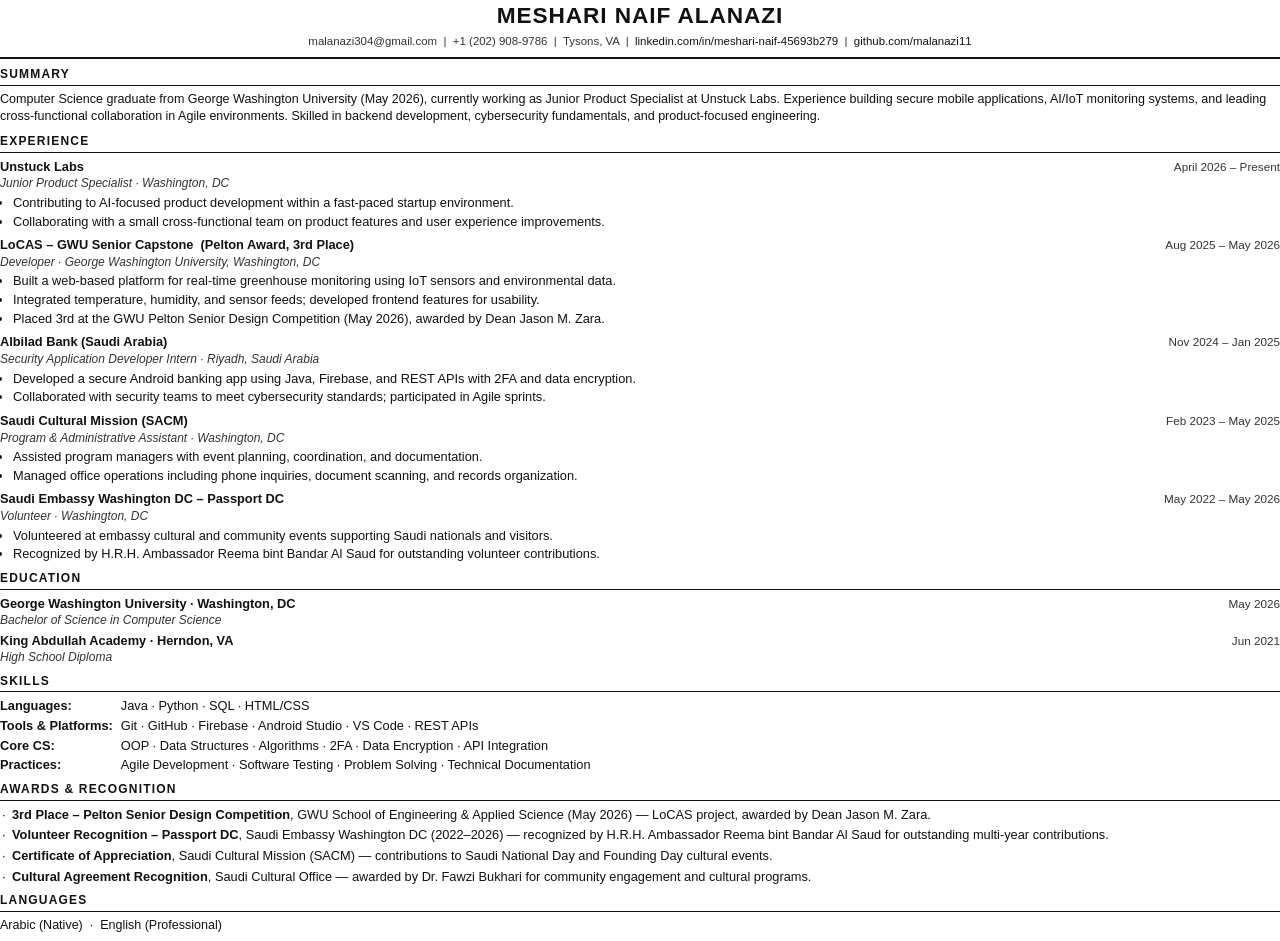
<file: files/resume.html>
<!DOCTYPE html>
<html lang="en">
<head>
  <meta charset="UTF-8">
  <meta name="viewport" content="width=device-width, initial-scale=1.0">
  <title>Meshari Naif Alanazi – Resume</title>
  <style>
    @page {
      size: letter;
      margin: 0.42in 0.52in;
    }

    * {
      margin: 0;
      padding: 0;
      box-sizing: border-box;
    }

    body {
      font-family: 'Arial', 'Helvetica Neue', sans-serif;
      font-size: 9.6pt;
      color: #111;
      line-height: 1.38;
      background: #fff;
    }

    /* ── Header ── */
    .header {
      text-align: center;
      margin-bottom: 7px;
      border-bottom: 2px solid #111;
      padding-bottom: 7px;
    }

    .header h1 {
      font-size: 17pt;
      font-weight: 800;
      letter-spacing: 0.04em;
      text-transform: uppercase;
    }

    .contact-line {
      font-size: 8.6pt;
      color: #333;
      margin-top: 3px;
    }

    .contact-line a {
      color: #111;
      text-decoration: none;
    }

    /* ── Sections ── */
    .section {
      margin-bottom: 7px;
    }

    .section-title {
      font-size: 9pt;
      font-weight: 800;
      text-transform: uppercase;
      letter-spacing: 0.1em;
      border-bottom: 1px solid #111;
      padding-bottom: 2px;
      margin-bottom: 5px;
    }

    /* ── Experience rows ── */
    .entry {
      margin-bottom: 6px;
    }

    .entry-header {
      display: flex;
      justify-content: space-between;
      align-items: baseline;
    }

    .entry-org {
      font-weight: 700;
      font-size: 9.6pt;
    }

    .entry-date {
      font-size: 8.8pt;
      color: #333;
      white-space: nowrap;
      flex-shrink: 0;
      margin-left: 8px;
    }

    .entry-role {
      font-style: italic;
      font-size: 9pt;
      color: #333;
      margin-bottom: 2px;
    }

    .entry ul {
      margin-left: 13px;
    }

    .entry li {
      margin-bottom: 1px;
    }

    /* ── Skills ── */
    .skills-grid {
      display: grid;
      grid-template-columns: max-content 1fr;
      gap: 2px 8px;
    }

    .skill-cat {
      font-weight: 700;
      white-space: nowrap;
    }

    /* ── Awards ── */
    .award-item {
      margin-bottom: 3px;
      padding-left: 12px;
      position: relative;
    }

    .award-item::before {
      content: "·";
      position: absolute;
      left: 2px;
    }

    /* ── Summary ── */
    .summary-text {
      font-size: 9.4pt;
      line-height: 1.42;
    }

    /* ── Education ── */
    .edu-entry {
      display: flex;
      justify-content: space-between;
      align-items: baseline;
      margin-bottom: 3px;
    }

    .edu-left .edu-school {
      font-weight: 700;
    }

    .edu-left .edu-degree {
      font-style: italic;
      font-size: 9pt;
      color: #333;
    }

    .edu-date {
      font-size: 8.8pt;
      color: #333;
      white-space: nowrap;
      margin-left: 8px;
    }

    /* ── Languages ── */
    .languages-line {
      font-size: 9.4pt;
    }

    /* ── Print safety ── */
    @media print {
      body { -webkit-print-color-adjust: exact; print-color-adjust: exact; }
      a { color: #111; }
    }
  </style>
</head>
<body>

  <!-- HEADER -->
  <div class="header">
    <h1>Meshari Naif Alanazi</h1>
    <div class="contact-line">
      malanazi304@gmail.com &nbsp;|&nbsp;
      +1 (202) 908-9786 &nbsp;|&nbsp;
      Tysons, VA &nbsp;|&nbsp;
      <a href="https://linkedin.com/in/meshari-naif-45693b279">linkedin.com/in/meshari-naif-45693b279</a> &nbsp;|&nbsp;
      <a href="https://github.com/malanazi11">github.com/malanazi11</a>
    </div>
  </div>

  <!-- SUMMARY -->
  <div class="section">
    <div class="section-title">Summary</div>
    <p class="summary-text">
      Computer Science graduate from George Washington University (May 2026), currently working as Junior Product Specialist at Unstuck Labs.
      Experience building secure mobile applications, AI/IoT monitoring systems, and leading cross-functional collaboration in Agile environments.
      Skilled in backend development, cybersecurity fundamentals, and product-focused engineering.
    </p>
  </div>

  <!-- EXPERIENCE -->
  <div class="section">
    <div class="section-title">Experience</div>

    <div class="entry">
      <div class="entry-header">
        <span class="entry-org">Unstuck Labs</span>
        <span class="entry-date">April 2026 – Present</span>
      </div>
      <div class="entry-role">Junior Product Specialist · Washington, DC</div>
      <ul>
        <li>Contributing to AI-focused product development within a fast-paced startup environment.</li>
        <li>Collaborating with a small cross-functional team on product features and user experience improvements.</li>
      </ul>
    </div>

    <div class="entry">
      <div class="entry-header">
        <span class="entry-org">LoCAS – GWU Senior Capstone &nbsp;(Pelton Award, 3rd Place)</span>
        <span class="entry-date">Aug 2025 – May 2026</span>
      </div>
      <div class="entry-role">Developer · George Washington University, Washington, DC</div>
      <ul>
        <li>Built a web-based platform for real-time greenhouse monitoring using IoT sensors and environmental data.</li>
        <li>Integrated temperature, humidity, and sensor feeds; developed frontend features for usability.</li>
        <li>Placed 3rd at the GWU Pelton Senior Design Competition (May 2026), awarded by Dean Jason M. Zara.</li>
      </ul>
    </div>

    <div class="entry">
      <div class="entry-header">
        <span class="entry-org">Albilad Bank (Saudi Arabia)</span>
        <span class="entry-date">Nov 2024 – Jan 2025</span>
      </div>
      <div class="entry-role">Security Application Developer Intern · Riyadh, Saudi Arabia</div>
      <ul>
        <li>Developed a secure Android banking app using Java, Firebase, and REST APIs with 2FA and data encryption.</li>
        <li>Collaborated with security teams to meet cybersecurity standards; participated in Agile sprints.</li>
      </ul>
    </div>

    <div class="entry">
      <div class="entry-header">
        <span class="entry-org">Saudi Cultural Mission (SACM)</span>
        <span class="entry-date">Feb 2023 – May 2025</span>
      </div>
      <div class="entry-role">Program &amp; Administrative Assistant · Washington, DC</div>
      <ul>
        <li>Assisted program managers with event planning, coordination, and documentation.</li>
        <li>Managed office operations including phone inquiries, document scanning, and records organization.</li>
      </ul>
    </div>

    <div class="entry">
      <div class="entry-header">
        <span class="entry-org">Saudi Embassy Washington DC – Passport DC</span>
        <span class="entry-date">May 2022 – May 2026</span>
      </div>
      <div class="entry-role">Volunteer · Washington, DC</div>
      <ul>
        <li>Volunteered at embassy cultural and community events supporting Saudi nationals and visitors.</li>
        <li>Recognized by H.R.H. Ambassador Reema bint Bandar Al Saud for outstanding volunteer contributions.</li>
      </ul>
    </div>

  </div>

  <!-- EDUCATION -->
  <div class="section">
    <div class="section-title">Education</div>

    <div class="edu-entry">
      <div class="edu-left">
        <div class="edu-school">George Washington University · Washington, DC</div>
        <div class="edu-degree">Bachelor of Science in Computer Science</div>
      </div>
      <span class="edu-date">May 2026</span>
    </div>

    <div class="edu-entry">
      <div class="edu-left">
        <div class="edu-school">King Abdullah Academy · Herndon, VA</div>
        <div class="edu-degree">High School Diploma</div>
      </div>
      <span class="edu-date">Jun 2021</span>
    </div>
  </div>

  <!-- SKILLS -->
  <div class="section">
    <div class="section-title">Skills</div>
    <div class="skills-grid">
      <span class="skill-cat">Languages:</span>
      <span>Java · Python · SQL · HTML/CSS</span>
      <span class="skill-cat">Tools &amp; Platforms:</span>
      <span>Git · GitHub · Firebase · Android Studio · VS Code · REST APIs</span>
      <span class="skill-cat">Core CS:</span>
      <span>OOP · Data Structures · Algorithms · 2FA · Data Encryption · API Integration</span>
      <span class="skill-cat">Practices:</span>
      <span>Agile Development · Software Testing · Problem Solving · Technical Documentation</span>
    </div>
  </div>

  <!-- AWARDS -->
  <div class="section">
    <div class="section-title">Awards &amp; Recognition</div>
    <div class="award-item">
      <strong>3rd Place – Pelton Senior Design Competition</strong>, GWU School of Engineering &amp; Applied Science (May 2026) — LoCAS project, awarded by Dean Jason M. Zara.
    </div>
    <div class="award-item">
      <strong>Volunteer Recognition – Passport DC</strong>, Saudi Embassy Washington DC (2022–2026) — recognized by H.R.H. Ambassador Reema bint Bandar Al Saud for outstanding multi-year contributions.
    </div>
    <div class="award-item">
      <strong>Certificate of Appreciation</strong>, Saudi Cultural Mission (SACM) — contributions to Saudi National Day and Founding Day cultural events.
    </div>
    <div class="award-item">
      <strong>Cultural Agreement Recognition</strong>, Saudi Cultural Office — awarded by Dr. Fawzi Bukhari for community engagement and cultural programs.
    </div>
  </div>

  <!-- LANGUAGES -->
  <div class="section">
    <div class="section-title">Languages</div>
    <p class="languages-line">Arabic (Native) &nbsp;·&nbsp; English (Professional)</p>
  </div>

</body>
</html>
</file>
